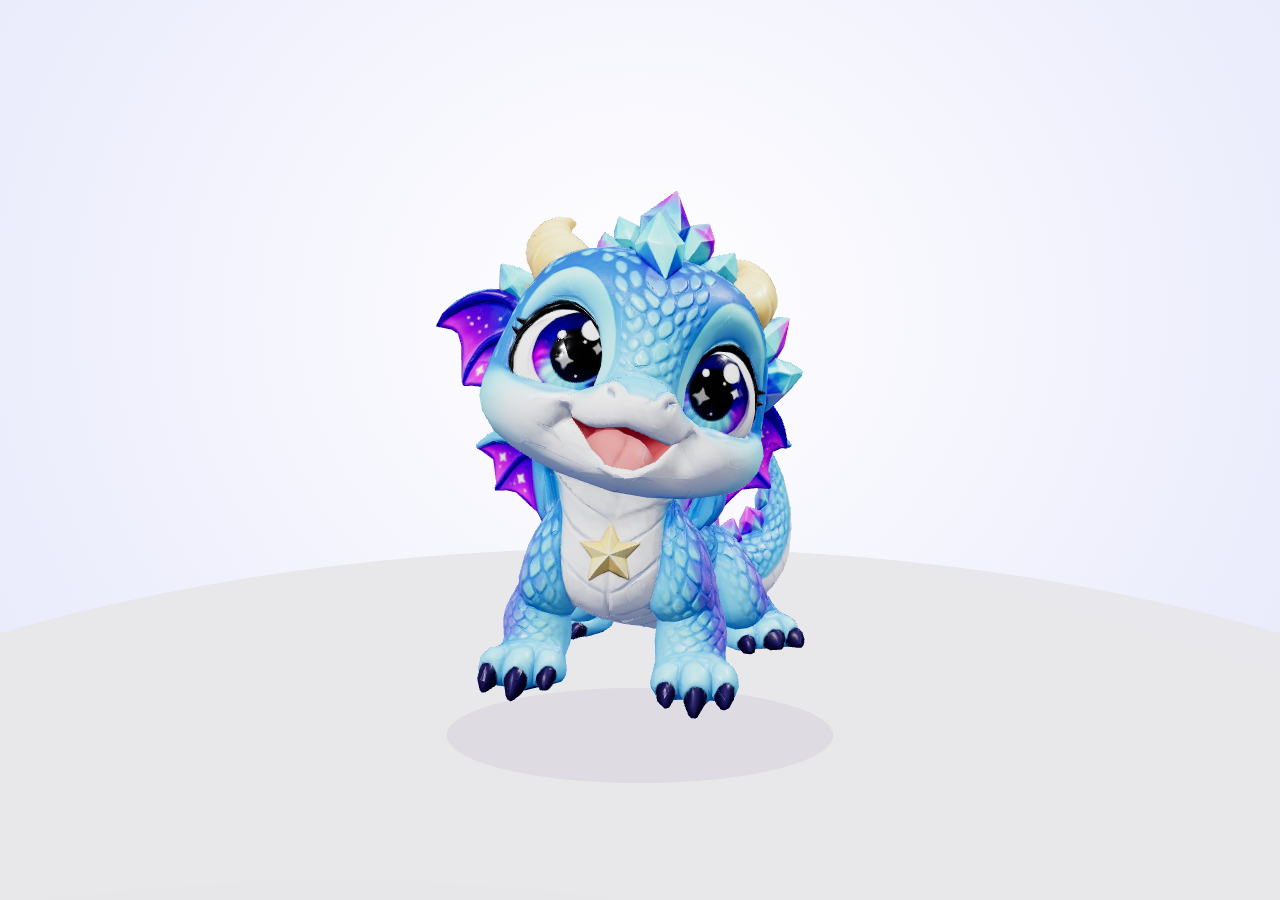
<file: frontend/public/dragon3d/index.html>
<!doctype html>
<html lang="en">
  <meta charset="utf-8" /><meta
    name="viewport"
    content="width=device-width,initial-scale=1"
  /><title>Dragon</title
  ><link rel="icon" href="data:," /><style>
    html,
    body {
      margin: 0;
      width: 100%;
      height: 100%;
      overflow: hidden;
    }
    #view {
      width: 100%;
      height: 100%;
      background: radial-gradient(ellipse at 50% 35%, #fff, #e5e6fb);
      touch-action: pan-y;
    }
    canvas {
      display: block;
    }
    #controls {
      display: none;
    }
  </style>
  <div id="view"></div>
  <div id="controls">
    <span id="status"></span><span id="caption"></span><button data-motion="wings"></button
    ><button data-motion="rear"></button><button data-motion="happy"></button
    ><button id="skeleton"></button>
  </div>
  <script type="importmap">
    { "imports": { "three": "./vendor/three.module.js" } }
  </script>
  <script>
    addEventListener('error', () => parent.postMessage({ type: 'dragon-error' }, location.origin))
    addEventListener('unhandledrejection', () =>
      parent.postMessage({ type: 'dragon-error' }, location.origin),
    )
  </script>
  <script type="module" src="viewer.js"></script>
</html>
</file>
